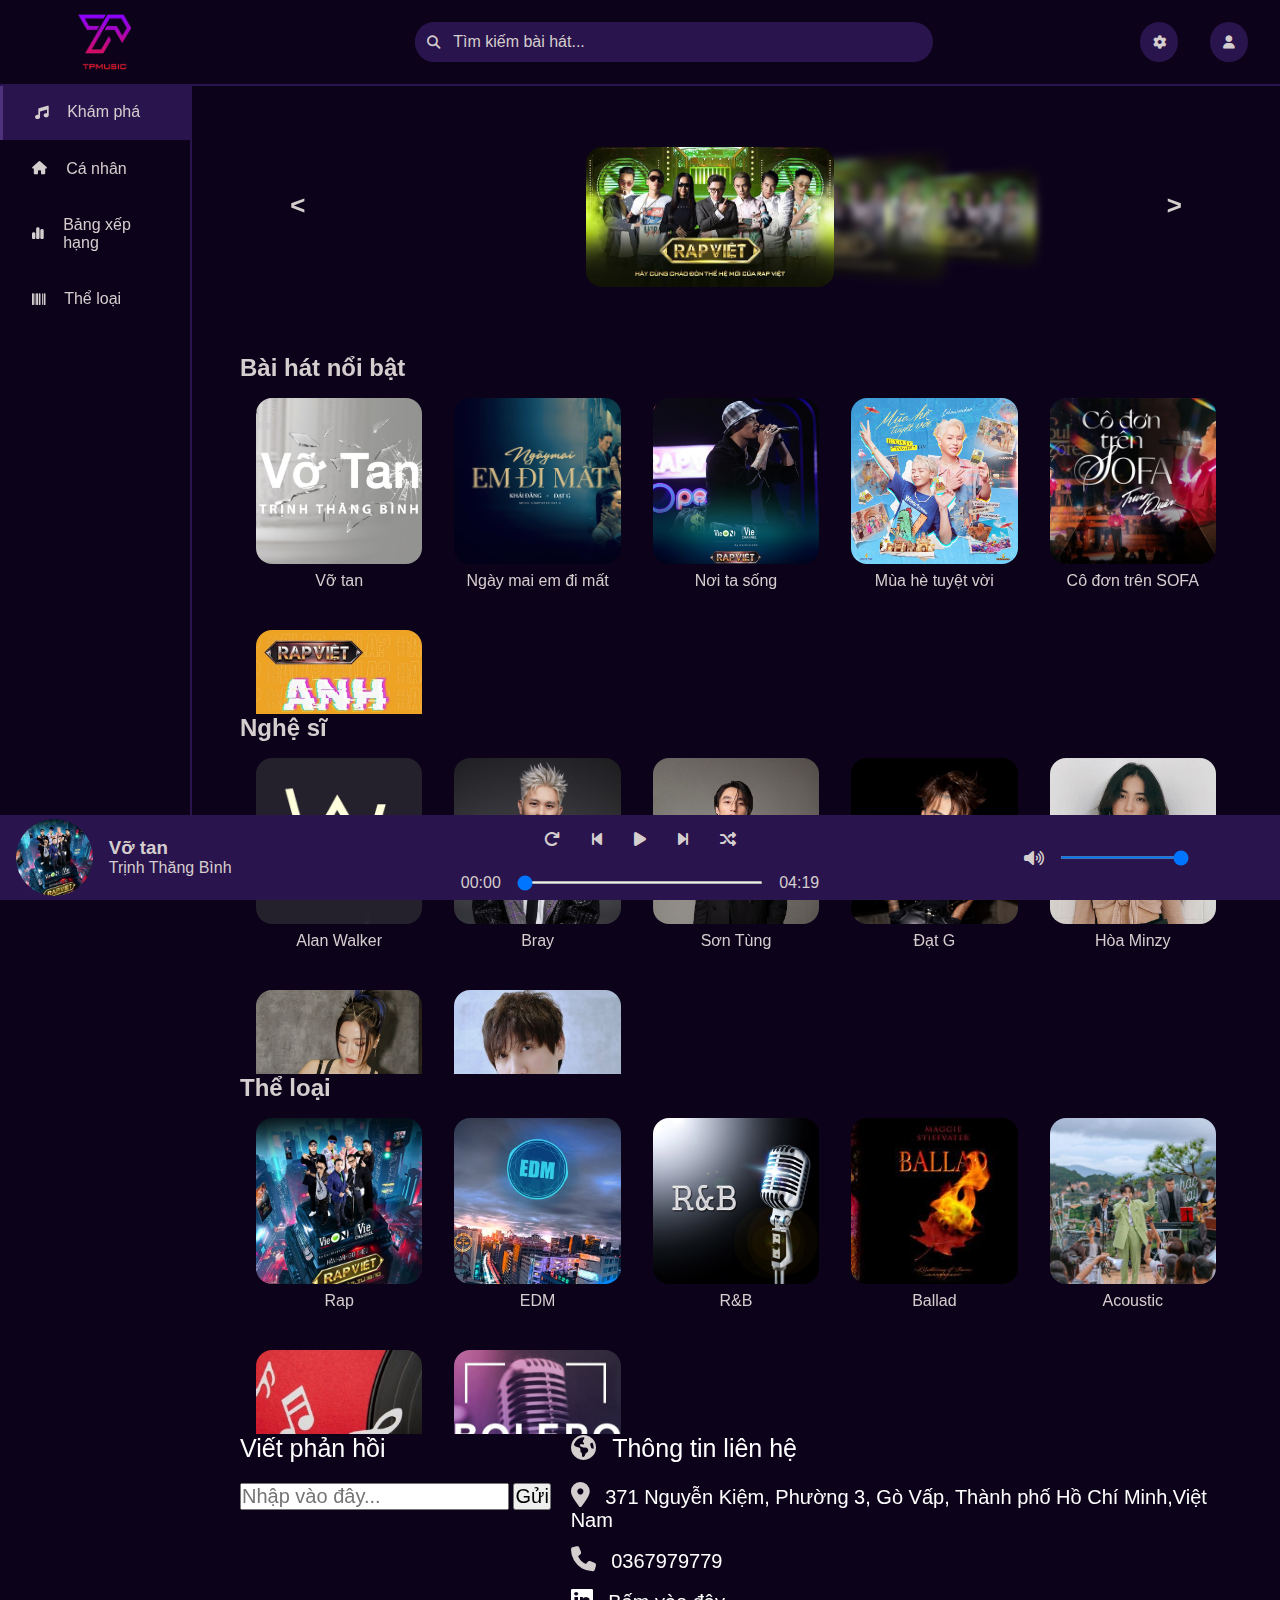
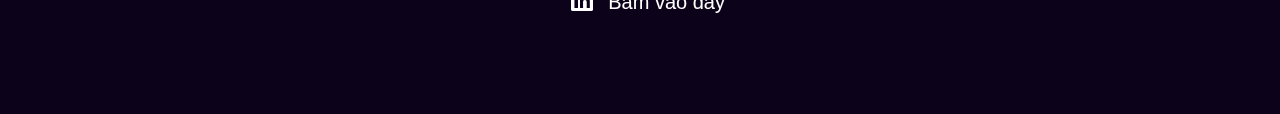
<file: index.html>
<!DOCTYPE html>
<html lang="en">

<head>
    <meta charset="UTF-8">
    <meta name="viewport" content="width=device-width, initial-scale=1.0">
    <title>Document</title>
    <link rel="stylesheet" href="./css/style.css">
    <link rel="stylesheet" href="https://cdnjs.cloudflare.com/ajax/libs/font-awesome/6.4.0/css/all.min.css">
    <script src="https://cdnjs.cloudflare.com/ajax/libs/jquery/3.7.0/jquery.min.js"></script>
</head>

<body>
    <header>
        <div class="header flex">
            <div><img class="logo" src="./assests/img/taoanhdep_mega_logo_8619-removebg-preview.png" alt=""></div>
            <form id="search-form" class="flex header search">
                <button type="button" class="search-btn btn" id="searchButton" onclick="searchSong()"><i class="fa-solid fa-magnifying-glass"></i></button>
                <input class="search-text" type="text" placeholder="Tìm kiếm bài hát..." id="searchInput">


            </form>
            <form class="flex header setting-user">
                <div><button type="button" class="btn" id="setting-button"><i class="fa-solid fa-gear"></i></button>
                    <ul class="v-user v-user-setting" id="setting">
                        <li>
                            <a href="" id="change-color">Thay đổi màu nền</a>
                        </li>
                        <li>
                            <a href="" id="introduce">Giới thiệu</a>
                        </li>
                        <li>
                            <a href="#footer">Liên hệ</a>
                        </li>
                    </ul>
                </div>
                <div class="user">
                    <button type="button" id="btn-user" class="btn"><i class="fa-solid fa-user"></i></button>
                    <ul id="v-user" class="v-user">
                        <li><a class="js-register">Đăng kí</a></li>
                        <li><a class="js-login">Đăng nhập</a></li>
                    </ul>
                </div>
            </form>
        </div>
    </header>
    <main>
        <section class="left">
            <ul class="menu">
                <li class="flex nav active-menu">
                    <button class="btn-new"><i class="fa-solid fa-music"></i></button>
                    <a id="kham-pha" href="./index.html">Khám phá</a>
                </li>
                <li class="flex nav">
                    <button class="btn-new"><i class="fa-solid fa-house"></i></button>
                    <a id="ca-nhan" href="./personal.html">Cá nhân</a>
                </li>
                <li class="flex nav">
                    <button class="btn-new"><i class="fa-solid fa-chart-simple"></i></button>
                    <a id="bang-xep-hang" href="#">Bảng xếp hạng</a>
                </li>
                <li class="flex nav">
                    <button class="btn-new"><i class="fa-solid fa-barcode"></i></button>
                    <a id="the-loai" href="#aaaaaaa">Thể loại</a>
                </li>
            </ul>
        </section>
        <section class="right">
            <div class="search-results">
            </div>
            <div class="slider">
                <div class="item">
                    <img src="./assests/img/RapViet2020.jpeg" alt="">
                </div>
                <div class="item">
                    <img src="./assests/img/RapViet2020.jpeg" alt="">
                </div>
                <div class="item">
                    <img src="./assests/img/RapViet2020.jpeg" alt="">
                </div>
                <div class="item">
                    <img src="./assests/img/RapViet2020.jpeg" alt="">
                </div>
                <div class="item">
                    <img src="./assests/img/RapViet2020.jpeg" alt="">
                </div>
                <div class="item">
                    <img src="./assests/img/RapViet2020.jpeg" alt="">
                </div>
                <button class="" id="next">></button>
                <button class="" id="prev"><</button>
            </div>
            <div style="display: none;" class="personal">
                <div class="profile">
                    <img src="./assests/img/Artists/05-artist.jpg" alt="">
                    <h2>PERSONAL</h2>
                </div>
                <div class="music-personal">
                    <ul>
                        <li>
                            <h2>Bài hát</h2>
                        </li>
                    </ul>
                    <div class="playlist">
                        <div class="song">
                            <div class="thumb" style="background-image: url('https://i.ytimg.com/vi/jTLhQf5KJSc/maxresdefault.jpg')">
                            </div>
                            <div class="body">
                                <h3 class="title">Music name</h3>
                                <p class="author">Singer</p>
                            </div>
                            <div class="option">
                                <i class="fas fa-ellipsis-h"></i>
                            </div>
                        </div>
                    </div>
                </div>
            </div>
            <div class="container">
                <ul class="flex header header-container">
                    <li>
                        <h2>Bài hát nổi bật</h2>
                    </li>
                    <li>
                        <div><a href="./featured.html">TẤT CẢ &rarr;</a></div>
                    </li>
                </ul>
                <ul class="flex v-container" id="featured">
                    <li>
                        <div class="featured" data-song="Nơi ta sống">
                            <div>
                                <a>
                                    <img src="./assests/img/Artists/01-artist.jpg" alt="">
                                    <i class="fa-solid fa-play"></i>
                                </a>
                            </div>
                            <a>Nơi ta sống</a>
                        </div>
                    </li>
                </ul>
            </div>
            <div class="container">
                <ul class="flex header header-container">
                    <li>
                        <h2>Nghệ sĩ</h2>
                    </li>
                    <li>
                        <div><a href="#">TẤT CẢ &rarr;</a></div>
                    </li>
                </ul>
                <ul class="flex v-container" id="artists">
                    <li>
                        <div>
                            <div>
                                <a href="">
                                    <img src="./assests/img/Artists/01-artist.jpg" alt="">
                                    <i class="fa-solid fa-play"></i>
                                </a>
                            </div>
                            <a href="">Test</a>
                        </div>
                    </li>
                </ul>
            </div>
            <div class="container">
                <ul class="flex header header-container">
                    <li>
                        <h2>Thể loại</h2>
                    </li>
                    <li>
                        <div><a href="#">TẤT CẢ &rarr;</a></div>
                    </li>
                </ul>
                <ul class="flex v-container" id="categorys">
                    <li>
                        <div>
                            <div>
                                <a href="">
                                    <img src="./assests/img/RapViet2020.jpeg" alt="">
                                    <i class="fa-solid fa-play"></i>
                                </a>
                            </div>
                            <a href="">Test</a>
                        </div>
                    </li>
                </ul>
            </div>
            <div id="footer" class="footers">
                <div class="footer-l">
                    <p>Viết phản hồi</p>
                    <input type="text " placeholder="Nhập vào đây... " class="input-">
                    <button id="send" class="input-">Gửi</button>
                </div>
                <div class=" footer-r">
                    <p class="title-footer">
                        <i class="fa-solid fa-earth-americas icon-footer "></i> Thông tin liên hệ
                    </p>
                    <p class="a">
                        <i class="fa-solid fa-location-dot icon-footer "></i> 371 Nguyễn Kiệm, Phường 3, Gò Vấp, Thành phố Hồ Chí Minh,Việt Nam
                    </p>
                    <p class="a">
                        <i class="fa-solid fa-phone icon-footer"></i> 0367979779
                    </p>
                    <p class="a">
                        <i class="fa-brands fa-linkedin icon-footer"></i>
                        <a href="https://www.linkedin.com/company/fpt-software/?originalSubdomain=vn " class="linkedin1">Bấm vào đây</a>
                    </p>
                </div>
            </div>
        </section>
    </main>
    <!-- Form Log -->
    <div class="modal js-modal ">
        <div class="modal-body">
            <div class="auto-form">
                <div class="auto-form-header">
                    <h3 class="auto-form-heading">Đăng ký </h3>
                </div>
                <div class="auto-form-form">
                    <div class="auto-form-group">
                        <input type="email" class="auth-form-input" id="signup-email" placeholder="Email của bạn">
                    </div>
                    <div class="auto-form-form">
                        <input type="password" class="auth-form-input" id="signup-password" placeholder="Mật khẩu của bạn">
                    </div>
                    <div class="auto-form-form">
                        <input type="password" class="auth-form-input" id="Resignup-password" placeholder="Nhập lại mật khẩu của bạn">
                    </div>
                    <div class="auto-form-aside">
                        <p class="auto-form-p">
                            Bằng việc đăng kí, bạn đã đồng ý với TPmusic về
                            <a href="" class="auto-form-p1">Điều khoản dịch vụ </a>&
                            <a href="" class="auto-form-p1">Chính sách bảo mật </a>
                        </p>
                    </div>
                </div>
            </div>
            <div class="auto-form-controls">
                <button class="btn123 auto-form-controls-back exit">Thoát</button>
                <button class="btn123" onclick="signup()">Đăng ký</button>
            </div>
            <div class="auto-form-">
                <a href="" class="btn123 bth-- ">
                    <i class="iconsocial fa-brands fa-facebook"></i> Kết nối với facebook
                </a>
                <a href="" class="btn123 bth--">
                    <i class="iconsocial fa-brands fa-google"></i> Kết nối với google
                </a>
            </div>
        </div>
    </div>
    </div>
    <div class="modal js-modal1 ">
        <div class="modal-body">
            <div class="modal-fly"></div>
            <div class="auto-form">
                <div class="auto-form-header">
                    <h3 class="auto-form-heading">Đăng nhập </h3>
                </div>
                <div class="auto-form-form">
                    <div class="auto-form-group">
                        <input type="email" class="auth-form-input Email-login" id="login-email" placeholder="Email của bạn">
                    </div>
                    <div class="auto-form-form">
                        <input type="password" class="auth-form-input Pass-login" id="login-password" placeholder="Mật khẩu của bạn">
                    </div>
                    <div class="auto-form-aside">
                        <div class="auth-form_help">
                            <a href="" class="auto-form_help-link">Quên mật khẩu</a>
                            <span class="auto-form_help-link-1"></span>
                            <a href="" class="auto-form_help-link">Cần trợ giúp</a>
                        </div>
                    </div>
                    <div class="auto-form-controls">
                        <button class="btn123 auto-form-controls-back exit1">Thoát</button>
                        <button class="btn123 login-win" onclick="dangnhap()">Đăng nhập</button>
                    </div>
                    <div class="auto-form-">
                        <a href="" class="btn123 bth-- ">
                            <i class="iconsocial fa-brands fa-facebook"></i> Kết nối bằng facebook
                        </a>
                        <a href="" class="btn123 bth--">
                            <i class="iconsocial fa-brands fa-google"></i> Kết nối bằng google
                        </a>
                    </div>
                </div>
            </div>
        </div>
    </div>
    <div class="modal js-modal2 ">
        <div class="modal-body">
            <div class="modal-fly"></div>
            <div class="auto-form">
                <div class="auto-form-header-log">
                    <h3 class="auto-form-heading-log">Đăng nhập thành công </h3>
                </div>
                <div class="auto-form-controls controls">
                    <button class="btn123 auto-form-controls-back exit2">Thoát</button>
                </div>
            </div>
        </div>
    </div>
    </div>
    <div class="modal js-modal3 ">
        <div class="modal-body">
            <div class="modal-fly"></div>
            <div class="auto-form">
                <div class="auto-form-header-log">
                    <h3 class="auto-form-heading-log">Sai email hoặc mật khẩu </h3>
                </div>
                <div class="auto-form-controls controls">
                    <button class="btn123 auto-form-controls-back exit3">Thoát</button>
                </div>
            </div>
        </div>
    </div>
    </div>
    <div class="modal js-modal4 ">
        <div class="modal-body">
            <div class="modal-fly"></div>
            <div class="auto-form">
                <div class="auto-form-header-log">
                    <h3 class="auto-form-heading-log">Đăng ký thành công </h3>
                </div>
                <div class="auto-form-controls controls">
                    <button class="btn123 auto-form-controls-back exit4">Thoát</button>
                </div>
            </div>
        </div>
    </div>
    </div>
    <div class="modal js-modal5 ">
        <div class="modal-body">
            <div class="modal-fly"></div>
            <div class="auto-form">
                <div class="auto-form-header-log">
                    <h3 class="auto-form-heading-log">Vui lòng nhập lại đúng mật khẩu</h3>
                </div>
                <div class="auto-form-controls controls">
                    <button class="btn123 auto-form-controls-back exit5">Thoát</button>
                </div>
            </div>
        </div>
    </div>
    </div>
    <!-- Gioi thieu -->
    <div class="modal js-modal-intro ">
        <div class="modal-body">
            <div class="auto-form">
                <img class="logo-introduce" src="assests/img/taoanhdep_mega_logo_8619-removebg-preview.png" alt="#">
                <div class="auto-form-aside">
                    <h2 class="auto-form-p1">
                        Giấy phép mạng xã hội: 157/GP-BTTTT do Bộ Thông tin và Truyền thông cấp ngày 24/4/2019
                    </h2>
                    <h2 class="auto-form-p1">
                        Chủ quản: Công Ty Cổ Phần TP 371 Nguyễn Kiệm, Phường 3, Gò Vấp, Thành phố Hồ Chí Minh
                    </h2>
                </div>
                <div class="auto-form-controls controls">
                    <button class="btn123 auto-form-controls-back1 exit6">Thoát</button>
                </div>
            </div>
        </div>
    </div>
    <!-- End introduce -->
    <div class="modal js-modal-send  ">
        <div class="modal-body">
            <div class="modal-fly"></div>
            <div class="auto-form">
                <div class="auto-form-header-contact">
                    <h3>Hệ thống ghi nhận nội dung phản hồi của quý khách,cảm ơn quý khách đã phản hồi</h3>
                </div>
                <div class="auto-form-controls controls">
                    <button class="btn123 auto-form-controls-back exit10">Thoát</button>
                </div>
            </div>
        </div>
    </div>
    <!-- Control Music -->
    <div class="player">
        <!-- Dashboard -->
        <div class="dashboard">
            <div class="cd">
                <div class="cd-thumb">
                    <div style="background-image: url(./assests/img/Artists/02-artist.jpg);" class="music-image"></div>
                    <div class="title-song">
                        <h3>Now playing:</h3>
                        <h4>String 57th & 9th</h4>
                    </div>
                </div>
            </div>
            <!-- Control -->
            <div class="control">
                <div>
                    <div class="btn-active btn-new btn-repeat">
                        <i class="fas fa-redo"></i>
                    </div>
                    <div class="btn-new btn-prev">
                        <i class="fas fa-step-backward"></i>
                    </div>
                    <div class="btn-new btn-toggle-play">
                        <i class="fas fa-pause icon-pause"></i>
                        <i class="fas fa-play icon-play"></i>
                    </div>
                    <div class="btn-new btn-next">
                        <i class="fas fa-step-forward"></i>
                    </div>
                    <div class="btn-active btn-new btn-random">
                        <i class="fas fa-random"></i>
                    </div>
                </div>
                <div>
                    <div class="start-time">00:00</div>
                    <input id="progress" class="progress" type="range" value="0" step="1" min="0" max="100">
                    <div class="start-end">04:12</div>
                </div>
            </div>
            <div>
                <div class="btn-new btn-random">
                    <i class="fas fa-volume-high icon-max"></i>
                    <i class="fas fa-volume-xmark icon-min"></i>
                </div>
                <div class="volume-control">
                    <input id="volume" class="volume" type="range" value="100" step="1" min="0" max="100">
                </div>
            </div>
            <audio id="audio" src=""></audio>
        </div>
    </div>
    <!-- End Form -->
    <script src="./js/music.js"></script>
    <script src="./js/index.js"></script>
</body>

</html>
</file>
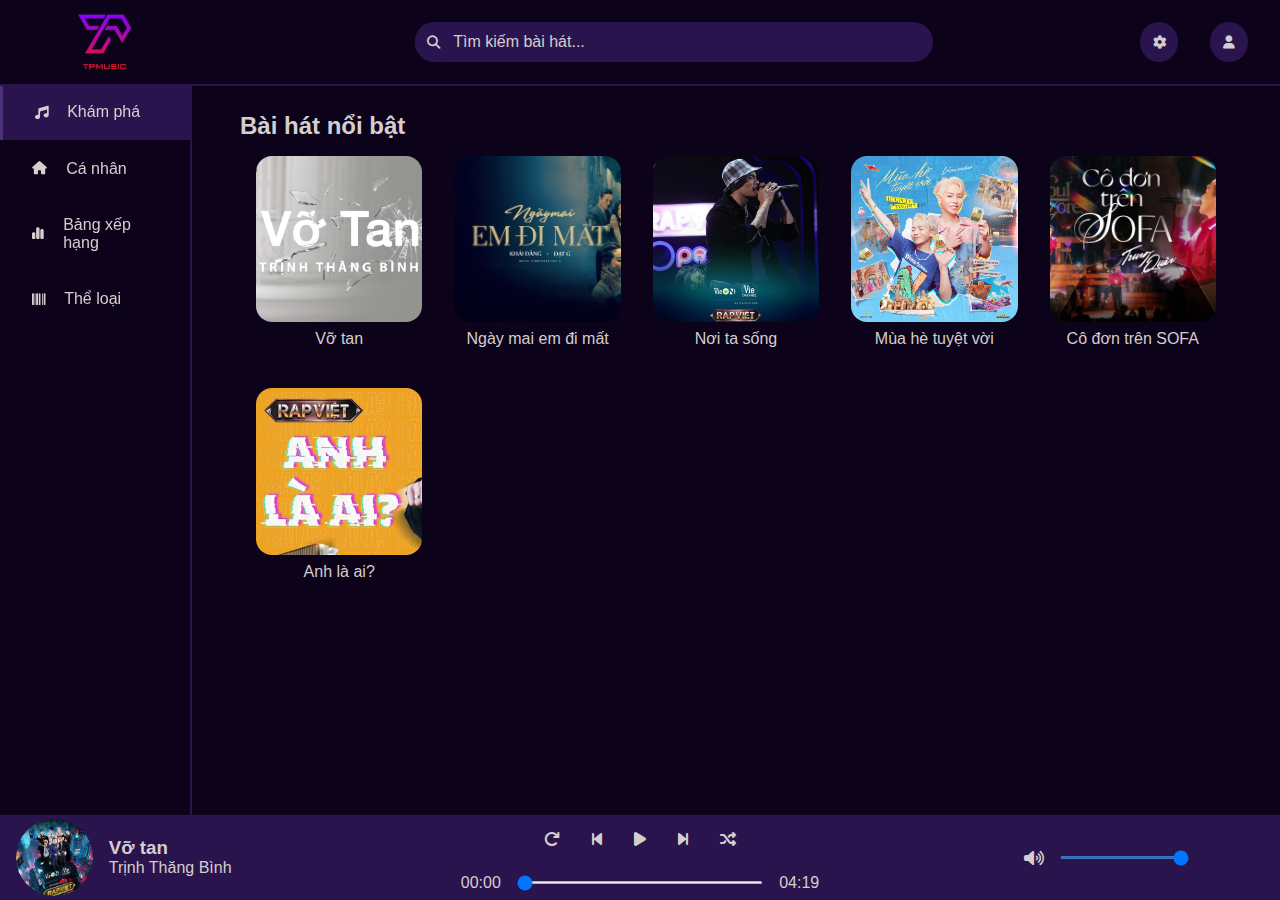
<file: featured.html>
<!DOCTYPE html>
<html lang="en">
<head>
    <meta charset="UTF-8">
    <meta name="viewport" content="width=device-width, initial-scale=1.0">
    <title>Document</title>
    <link rel="stylesheet" href="./css/style.css">
    <link rel="stylesheet" href="https://cdnjs.cloudflare.com/ajax/libs/font-awesome/6.4.0/css/all.min.css">
    <script src="https://cdnjs.cloudflare.com/ajax/libs/jquery/3.7.0/jquery.min.js"></script>
</head>
<body>
    <header>
        <div class="header flex">
            <div><img class="logo" src="./assests/img/taoanhdep_mega_logo_8619-removebg-preview.png" alt=""></div>
            <form id="search-form" class="flex header search">
                <button type="button" class="search-btn btn" id="searchButton" onclick="searchSong()"><i class="fa-solid fa-magnifying-glass"></i></button>
                <input class="search-text" type="text" placeholder="Tìm kiếm bài hát..." id="searchInput">
            </form>
            <form class="flex header setting-user">
                <div><button type="button" class="btn" id="setting-button"><i class="fa-solid fa-gear"></i></button>
                    <ul class="v-user v-user-setting" id="setting">
                        <li>
                            <a href="" id="change-color">Thay đổi màu nền</a>
                        </li>
                        <li>
                            <a href="" id="introduce">Giới thiệu</a>
                        </li>
                        <li>
                            <a href="#footer">Liên hệ</a>
                        </li>
                    </ul>
                </div>
                <div class="user">
                    <button type="button" id="btn-user" class="btn"><i class="fa-solid fa-user"></i></button>
                    <ul id="v-user" class="v-user">
                        <li><a class="js-register">Đăng kí</a></li>
                        <li><a class="js-login">Đăng nhập</a></li>
                    </ul>
                </div>
            </form>
        </div>
    </header>
    <main>
        <section class="left">
            <ul class="menu">
                <li class="flex nav active-menu">
                    <button class="btn-new"><i class="fa-solid fa-music"></i></button>
                    <a id="kham-pha" href="./index.html">Khám phá</a>
                </li>
                <li class="flex nav">
                    <button class="btn-new"><i class="fa-solid fa-house"></i></button>
                    <a id="ca-nhan" href="./personal.html">Cá nhân</a>
                </li>
                <li class="flex nav">
                    <button class="btn-new"><i class="fa-solid fa-chart-simple"></i></button>
                    <a id="bang-xep-hang" href="#aaaa">Bảng xếp hạng</a>
                </li>
                <li class="flex nav">
                    <button class="btn-new"><i class="fa-solid fa-barcode"></i></button>
                    <a id="the-loai" href="#aaaaaaa">Thể loại</a>
                </li>
            </ul>
        </section>
        <section class="right featured-html">
            <div class="search-results">
              </div>
            <div style="display: none;" class="personal">
                <div class="profile">
                    <img src="./assests/img/Artists/05-artist.jpg" alt="">
                    <h2>PERSONAL</h2>
                </div>
                <div class="music-personal">
                    <ul>
                        <li><h2>Bài hát</h2></li></ul>
                    <div class="playlist">
                        <div class="song">
                          <div class="thumb" style="background-image: url('https://i.ytimg.com/vi/jTLhQf5KJSc/maxresdefault.jpg')">
                          </div>
                          <div class="body">
                            <h3 class="title">Music name</h3>
                            <p class="author">Singer</p>
                          </div>
                          <div class="option">
                            <i class="fas fa-ellipsis-h"></i>
                          </div>
                        </div>
                    </div>
                </div>
            </div>
            <div class="container">
                <ul class="flex header header-container">
                    <li><h2>Bài hát nổi bật</h2></li>
                    <li><div><a href="./featured.html">TẤT CẢ &rarr;</a></div></li>
                </ul>
                <ul class="flex v-container" id="featured">
                    <li>
                        <div class="featured" data-song="Nơi ta sống">
                            <div>
                                <a>
                                    <img src="./assests/img/Artists/01-artist.jpg" alt="">
                                    <i class="fa-solid fa-play"></i>
                                </a>    
                            </div>
                            <a>Nơi ta sống</a>
                        </div>
                    </li>
                </ul>
            </div>
        </section>
    </main>
    <!-- Form Log -->
    <div class="modal js-modal ">
        <div class="modal-body">
            <div class="auto-form">
                <div class="auto-form-header">
                    <h3 class="auto-form-heading">Đăng ký </h3>
                </div>
                <div class="auto-form-form">
                    <div class="auto-form-group">
                        <input type="email" class="auth-form-input" id="signup-email" placeholder="Email của bạn">
                    </div>
                    <div class="auto-form-form">
                        <input type="password" class="auth-form-input" id="signup-password" placeholder="Mật khẩu của bạn">
                    </div>
                    <div class="auto-form-form">
                        <input type="password" class="auth-form-input" id="Resignup-password" placeholder="Nhập lại mật khẩu của bạn">
                    </div>
                    <div class="auto-form-aside">
                        <p class="auto-form-p">
                            Bằng việc đăng kí, bạn đã đồng ý với TPmusic về
                            <a href="" class="auto-form-p1">Điều khoản dịch vụ </a>&
                            <a href="" class="auto-form-p1">Chính sách bảo mật </a>
                        </p>
                    </div>
                </div>
            </div>
            <div class="auto-form-controls">
                <button class="btn123 auto-form-controls-back exit">Thoát</button>
                <button class="btn123" onclick="signup()">Đăng ký</button>
            </div>
            <div class="auto-form-">
                <a href="" class="btn123 bth-- ">
                    <i class="iconsocial fa-brands fa-facebook"></i> Kết nối với facebook
                </a>
                <a href="" class="btn123 bth--">
                    <i class="iconsocial fa-brands fa-google"></i> Kết nối với google
                </a>
            </div>
        </div>
    </div>
    </div>
    <div class="modal js-modal1 ">
        <div class="modal-body">
            <div class="modal-fly"></div>
            <div class="auto-form">
                <div class="auto-form-header">
                    <h3 class="auto-form-heading">Đăng nhập </h3>
                </div>
                <div class="auto-form-form">
                    <div class="auto-form-group">
                        <input type="email" class="auth-form-input Email-login" id="login-email" placeholder="Email của bạn">
                    </div>
                    <div class="auto-form-form">
                        <input type="password" class="auth-form-input Pass-login" id="login-password" placeholder="Mật khẩu của bạn">
                    </div>
                    <div class="auto-form-aside">
                        <div class="auth-form_help">
                            <a href="" class="auto-form_help-link">Quên mật khẩu</a>
                            <span class="auto-form_help-link-1"></span>
                            <a href="" class="auto-form_help-link">Cần trợ giúp</a>
                        </div>
                    </div>
                    <div class="auto-form-controls">
                        <button class="btn123 auto-form-controls-back exit1">Thoát</button>
                        <button class="btn123 login-win" onclick="dangnhap()">Đăng nhập</button>
                    </div>
                    <div class="auto-form-">
                        <a href="" class="btn123 bth-- ">
                            <i class="iconsocial fa-brands fa-facebook"></i> Kết nối bằng facebook
                        </a>
                        <a href="" class="btn123 bth--">
                            <i class="iconsocial fa-brands fa-google"></i> Kết nối bằng google
                        </a>
                    </div>
                </div>
            </div>
        </div>
    </div>
    <div class="modal js-modal2 ">
        <div class="modal-body">
            <div class="modal-fly"></div>
            <div class="auto-form">
                <div class="auto-form-header-log">
                    <h3 class="auto-form-heading-log">Đăng nhập thành công </h3>
                </div>
                <div class="auto-form-controls controls">
                    <button class="btn123 auto-form-controls-back exit2">Thoát</button>
                </div>
            </div>
        </div>
    </div>
    </div>
    <div class="modal js-modal3 ">
        <div class="modal-body">
            <div class="modal-fly"></div>
            <div class="auto-form">
                <div class="auto-form-header-log">
                    <h3 class="auto-form-heading-log">Sai email hoặc mật khẩu </h3>
                </div>
                <div class="auto-form-controls controls">
                    <button class="btn123 auto-form-controls-back exit3">Thoát</button>
                </div>
            </div>
        </div>
    </div>
    </div>
    <div class="modal js-modal4 ">
        <div class="modal-body">
            <div class="modal-fly"></div>
            <div class="auto-form">
                <div class="auto-form-header-log">
                    <h3 class="auto-form-heading-log">Đăng ký thành công </h3>
                </div>
                <div class="auto-form-controls controls">
                    <button class="btn123 auto-form-controls-back exit4">Thoát</button>
                </div>
            </div>
        </div>
    </div>
    </div>
    <div class="modal js-modal5 ">
        <div class="modal-body">
            <div class="modal-fly"></div>
            <div class="auto-form">
                <div class="auto-form-header-log">
                    <h3 class="auto-form-heading-log">Vui lòng nhập lại đúng mật khẩu</h3>
                </div>
                <div class="auto-form-controls controls">
                    <button class="btn123 auto-form-controls-back exit5">Thoát</button>
                </div>
            </div>
        </div>
    </div>
    </div>
    <!-- Gioi thieu -->
    <div class="modal js-modal-intro ">
        <div class="modal-body">
            <div class="auto-form">
                <img class="logo-introduce" src="assests/img/taoanhdep_mega_logo_8619-removebg-preview.png" alt="#">
                <div class="auto-form-aside">
                    <h2 class="auto-form-p1">
                        Giấy phép mạng xã hội: 157/GP-BTTTT do Bộ Thông tin và Truyền thông cấp ngày 24/4/2019
                    </h2>
                    <h2 class="auto-form-p1">
                        Chủ quản: Công Ty Cổ Phần TP 371 Nguyễn Kiệm, Phường 3, Gò Vấp, Thành phố Hồ Chí Minh
                    </h2>
                </div>
                <div class="auto-form-controls controls">
                    <button class="btn123 auto-form-controls-back1 exit6">Thoát</button>
                </div>
            </div>
        </div>
    </div>
    <!-- End introduce -->
    <div class="modal js-modal-send  ">
        <div class="modal-body">
            <div class="modal-fly"></div>
            <div class="auto-form">
                <div class="auto-form-header-contact">
                    <h3>Hệ thống ghi nhận nội dung phản hồi của quý khách,cảm ơn quý khách đã phản hồi</h3>
                </div>
                <div class="auto-form-controls controls">
                    <button class="btn123 auto-form-controls-back exit10">Thoát</button>
                </div>
            </div>
        </div>
    </div>
    <!-- Control Music -->
    <div class="player">
        <!-- Dashboard -->
        <div class="dashboard">
          <div class="cd">
            <div class="cd-thumb">
                <div style="background-image: url(./assests/img/Artists/02-artist.jpg);" class="music-image"></div>
                <div class="title-song">
                    <h3>Now playing:</h3>
                    <h4>String 57th & 9th</h4>
                  </div>
            </div>
          </div>
          <!-- Control -->
          <div class="control">
            <div>
                <div class="btn-active btn-new btn-repeat">
                    <i class="fas fa-redo"></i>
                </div>
                <div class="btn-new btn-prev">
                    <i class="fas fa-step-backward"></i>
                </div>
                <div class="btn-new btn-toggle-play">
                    <i class="fas fa-pause icon-pause"></i>
                    <i class="fas fa-play icon-play"></i>
                </div>
                <div class="btn-new btn-next">
                    <i class="fas fa-step-forward"></i>
                </div>
                <div class="btn-active btn-new btn-random">
                    <i class="fas fa-random"></i>
                </div>
            </div>
            <div>
                <div class="start-time">00:00</div>
                <input id="progress" class="progress" type="range" value="0" step="1" min="0" max="100">
                <div class="start-end">04:12</div>
            </div>
          </div>
          <div>
            <div class="btn-new btn-random">
                <i class="fas fa-volume-high icon-max"></i>
                <i class="fas fa-volume-xmark icon-min"></i>
              </div>
              <div class="volume-control">
                <input id="volume" class="volume" type="range" value="100" step="1" min="0" max="100">
              </div>
          </div>
          <audio id="audio" src=""></audio>
        </div>
    </div>
    <!-- End Form -->
    <script src="./js/music.js"></script>
    <script src="./js/index.js"></script>
</body>
</html>
</file>
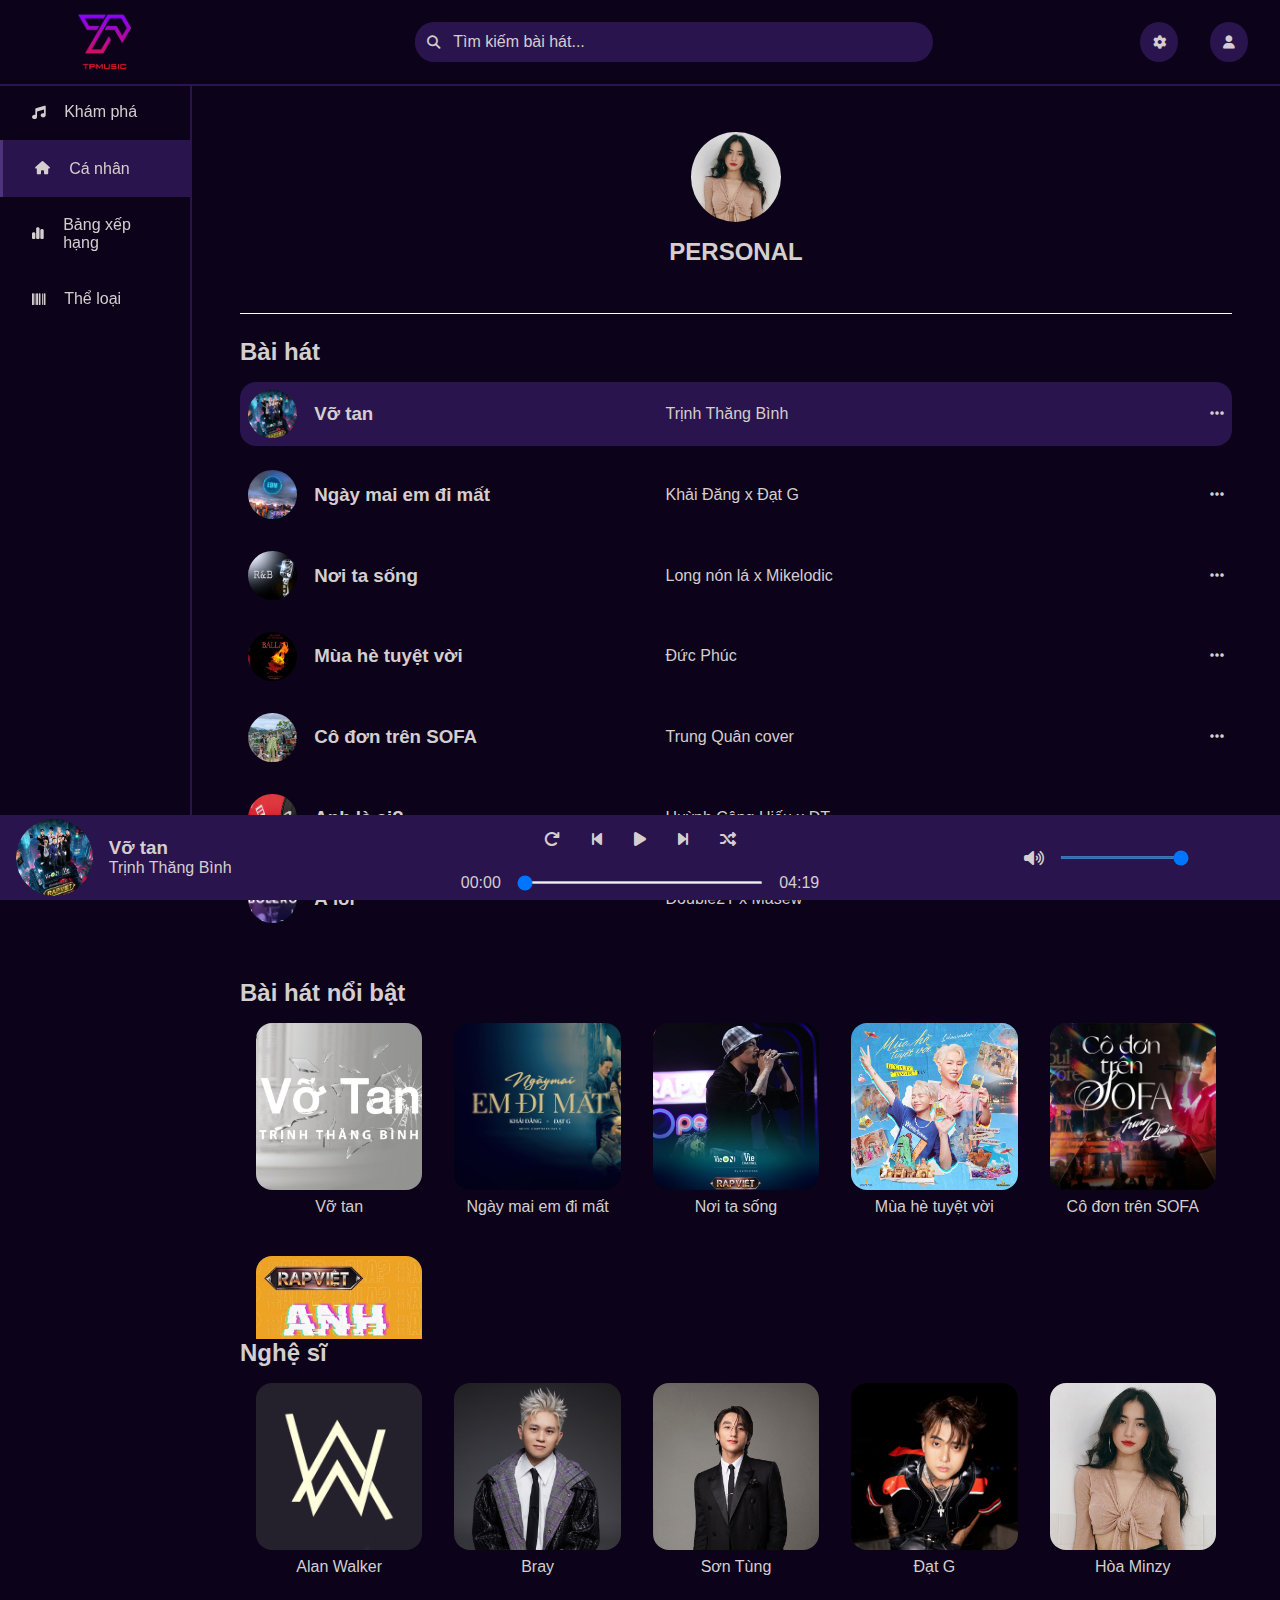
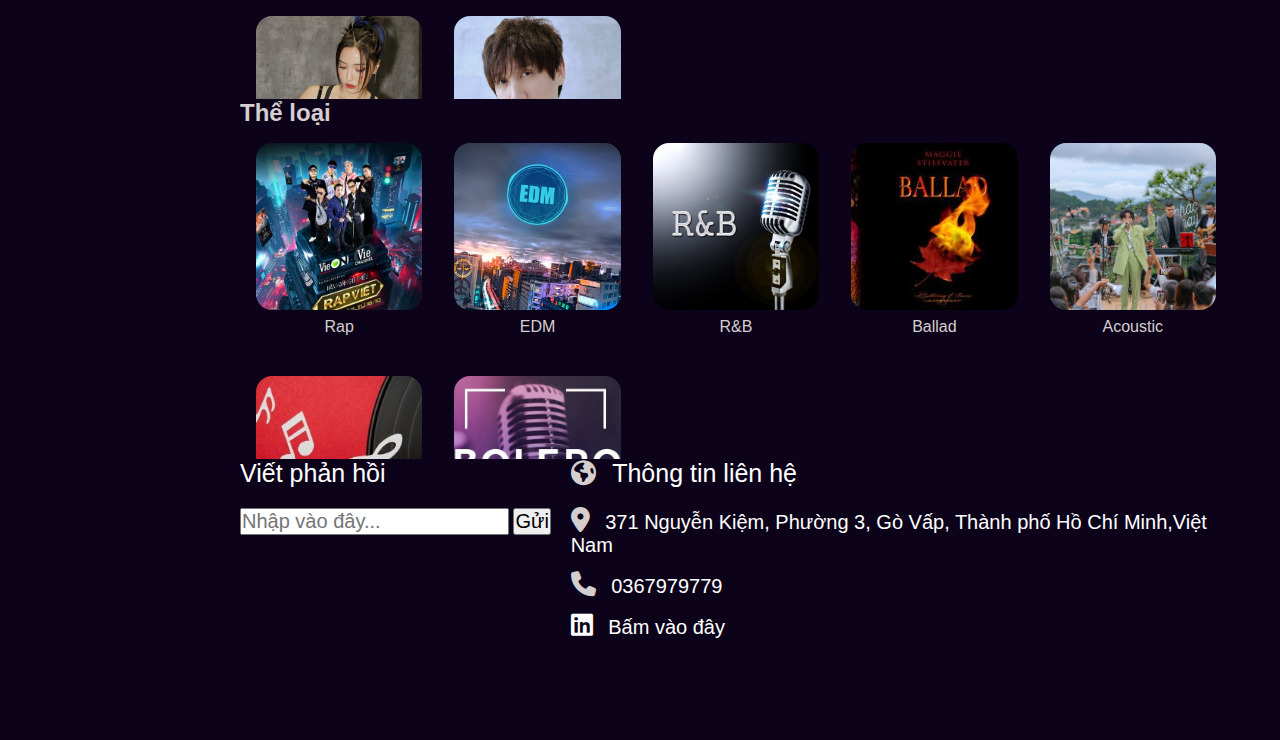
<file: personal.html>
<!DOCTYPE html>
<html lang="en">
<head>
    <meta charset="UTF-8">
    <meta name="viewport" content="width=device-width, initial-scale=1.0">
    <title>Document</title>
    <link rel="stylesheet" href="./css/style.css">
    <link rel="stylesheet" href="https://cdnjs.cloudflare.com/ajax/libs/font-awesome/6.4.0/css/all.min.css">
    <script src="https://cdnjs.cloudflare.com/ajax/libs/jquery/3.7.0/jquery.min.js"></script>
</head>
<body>
    <header>
        <div class="header flex">
            <div><img class="logo" src="./assests/img/taoanhdep_mega_logo_8619-removebg-preview.png" alt=""></div>
            <form id="search-form" class="flex header search">
                <button type="button" class="search-btn btn" id="searchButton" onclick="searchSong()"><i class="fa-solid fa-magnifying-glass"></i></button>
                <input class="search-text" type="text" placeholder="Tìm kiếm bài hát..." id="searchInput">


            </form>
            <form class="flex header setting-user">
                <div><button type="button" class="btn" id="setting-button"><i class="fa-solid fa-gear"></i></button>
                    <ul class="v-user v-user-setting" id="setting">
                        <li>
                            <a href="" id="change-color">Thay đổi màu nền</a>
                        </li>
                        <li>
                            <a href="" id="introduce">Giới thiệu</a>
                        </li>
                        <li>
                            <a href="#footer">Liên hệ</a>
                        </li>
                    </ul>
                </div>
                <div class="user">
                    <button type="button" id="btn-user" class="btn"><i class="fa-solid fa-user"></i></button>
                    <ul id="v-user" class="v-user">
                        <li><a class="js-register">Đăng kí</a></li>
                        <li><a class="js-login">Đăng nhập</a></li>
                    </ul>
                </div>
            </form>
        </div>
    </header>
    <main>
        <section class="left">
            <ul class="menu">
                <li class="flex nav">
                    <button class="btn-new"><i class="fa-solid fa-music"></i></button>
                    <a id="kham-pha" href="./index.html">Khám phá</a>
                </li>
                <li class="flex nav active-menu">
                    <button class="btn-new"><i class="fa-solid fa-house"></i></button>
                    <a id="ca-nhan" href="./personal.html">Cá nhân</a>
                </li>
                <li class="flex nav">
                    <button class="btn-new"><i class="fa-solid fa-chart-simple"></i></button>
                    <a id="bang-xep-hang" href="#aaaa">Bảng xếp hạng</a>
                </li>
                <li class="flex nav">
                    <button class="btn-new"><i class="fa-solid fa-barcode"></i></button>
                    <a id="the-loai" href="#aaaaaaa">Thể loại</a>
                </li>
            </ul>
        </section>
        <section class="right">
            <div class="search-results">
                <!-- Kết quả tìm kiếm sẽ được thêm vào đây bằng JavaScript -->
              </div>
            <div class="personal">
                <div class="profile">
                    <img src="./assests/img/Artists/05-artist.jpg" alt="">
                    <h2>PERSONAL</h2>
                </div>
                <div class="music-personal">
                    <ul>
                        <li><h2>Bài hát</h2></li></ul>
                    <div class="playlist">
                        <div class="song">
                          <div class="thumb" style="background-image: url('https://i.ytimg.com/vi/jTLhQf5KJSc/maxresdefault.jpg')">
                          </div>
                          <div class="body">
                            <h3 class="title">Music name</h3>
                            <p class="author">Singer</p>
                          </div>
                          <div class="option">
                            <i class="fas fa-ellipsis-h"></i>
                          </div>
                        </div>
                      </div>
                </div>
            </div>
            <div class="container">
                <ul class="flex header header-container">
                    <li><h2>Bài hát nổi bật</h2></li>
                    <li><div><a href="./featured.html">TẤT CẢ &rarr;</a></div></li>
                </ul>
                <ul class="flex v-container" id="featured">
                    <li>
                        <div class="featured" data-song="Nơi ta sống">
                            <div>
                                <a>
                                    <img src="./assests/img/Artists/01-artist.jpg" alt="">
                                    <i class="fa-solid fa-play"></i>
                                </a>    
                            </div>
                            <a>Nơi ta sống</a>
                        </div>
                    </li>
                </ul>
            </div>
            <div class="container">
                <ul class="flex header header-container">
                    <li><h2>Nghệ sĩ</h2></li>
                    <li><div><a href="#">TẤT CẢ &rarr;</a></div></li>
                </ul>
                <ul class="flex v-container" id="artists">
                    <li>
                        <div>
                            <div>
                                <a href="">
                                    <img src="./assests/img/Artists/01-artist.jpg" alt="">
                                    <i class="fa-solid fa-play"></i>
                                </a>    
                            </div>
                            <a href="">Test</a>
                        </div>
                    </li>
                </ul>
            </div>
            <div class="container">
                <ul class="flex header header-container">
                    <li><h2>Thể loại</h2></li>
                    <li><div><a href="#">TẤT CẢ &rarr;</a></div></li>
                </ul>
                <ul class="flex v-container" id="categorys">
                    <li>
                        <div>
                            <div>
                                <a href="">
                                    <img src="./assests/img/RapViet2020.jpeg" alt="">
                                    <i class="fa-solid fa-play"></i>
                                </a>    
                            </div>
                            <a href="">Test</a>
                        </div>
                    </li>
                </ul>
            </div>
            <div id="footer" class="footers">
                <div class="footer-l">
                    <p>Viết phản hồi</p>
                    <input type="text " placeholder="Nhập vào đây... " class="input-">
                    <button id="send" class="input-">Gửi</button>
                </div>
                <div class=" footer-r">
                    <p class="title-footer">
                        <i class="fa-solid fa-earth-americas icon-footer "></i> Thông tin liên hệ
                    </p>
                    <p class="a">
                        <i class="fa-solid fa-location-dot icon-footer "></i> 371 Nguyễn Kiệm, Phường 3, Gò Vấp, Thành phố Hồ Chí Minh,Việt Nam
                    </p>
                    <p class="a">
                        <i class="fa-solid fa-phone icon-footer"></i> 0367979779
                    </p>
                    <p class="a">
                        <i class="fa-brands fa-linkedin icon-footer"></i>
                        <a href="https://www.linkedin.com/company/fpt-software/?originalSubdomain=vn " class="linkedin1">Bấm vào đây</a>
                    </p>
                </div>
            </div>
        </section>
    </main>
    <!-- Form Log -->
    <div class="modal js-modal ">
        <div class="modal-body">
            <div class="auto-form">
                <div class="auto-form-header">
                    <h3 class="auto-form-heading">Đăng ký </h3>
                </div>
                <div class="auto-form-form">
                    <div class="auto-form-group">
                        <input type="email" class="auth-form-input" id="signup-email" placeholder="Email của bạn">
                    </div>
                    <div class="auto-form-form">
                        <input type="password" class="auth-form-input" id="signup-password" placeholder="Mật khẩu của bạn">
                    </div>
                    <div class="auto-form-form">
                        <input type="password" class="auth-form-input" id="Resignup-password" placeholder="Nhập lại mật khẩu của bạn">
                    </div>
                    <div class="auto-form-aside">
                        <p class="auto-form-p">
                            Bằng việc đăng kí, bạn đã đồng ý với TPmusic về
                            <a href="" class="auto-form-p1">Điều khoản dịch vụ </a>&
                            <a href="" class="auto-form-p1">Chính sách bảo mật </a>
                        </p>
                    </div>
                </div>
            </div>
            <div class="auto-form-controls">
                <button class="btn123 auto-form-controls-back exit">Thoát</button>
                <button class="btn123" onclick="signup()">Đăng ký</button>
            </div>
            <div class="auto-form-">
                <a href="" class="btn123 bth-- ">
                    <i class="iconsocial fa-brands fa-facebook"></i> Kết nối với facebook
                </a>
                <a href="" class="btn123 bth--">
                    <i class="iconsocial fa-brands fa-google"></i> Kết nối với google
                </a>
            </div>
        </div>
    </div>
    </div>
    <div class="modal js-modal1 ">
        <div class="modal-body">
            <div class="modal-fly"></div>
            <div class="auto-form">
                <div class="auto-form-header">
                    <h3 class="auto-form-heading">Đăng nhập </h3>
                </div>
                <div class="auto-form-form">
                    <div class="auto-form-group">
                        <input type="email" class="auth-form-input Email-login" id="login-email" placeholder="Email của bạn">
                    </div>
                    <div class="auto-form-form">
                        <input type="password" class="auth-form-input Pass-login" id="login-password" placeholder="Mật khẩu của bạn">
                    </div>
                    <div class="auto-form-aside">
                        <div class="auth-form_help">
                            <a href="" class="auto-form_help-link">Quên mật khẩu</a>
                            <span class="auto-form_help-link-1"></span>
                            <a href="" class="auto-form_help-link">Cần trợ giúp</a>
                        </div>
                    </div>
                    <div class="auto-form-controls">
                        <button class="btn123 auto-form-controls-back exit1">Thoát</button>
                        <button class="btn123 login-win" onclick="dangnhap()">Đăng nhập</button>
                    </div>
                    <div class="auto-form-">
                        <a href="" class="btn123 bth-- ">
                            <i class="iconsocial fa-brands fa-facebook"></i> Kết nối bằng facebook
                        </a>
                        <a href="" class="btn123 bth--">
                            <i class="iconsocial fa-brands fa-google"></i> Kết nối bằng google
                        </a>
                    </div>
                </div>
            </div>
        </div>
    </div>
    <div class="modal js-modal2 ">
        <div class="modal-body">
            <div class="modal-fly"></div>
            <div class="auto-form">
                <div class="auto-form-header-log">
                    <h3 class="auto-form-heading-log">Đăng nhập thành công </h3>
                </div>
                <div class="auto-form-controls controls">
                    <button class="btn123 auto-form-controls-back exit2">Thoát</button>
                </div>
            </div>
        </div>
    </div>
    </div>
    <div class="modal js-modal3 ">
        <div class="modal-body">
            <div class="modal-fly"></div>
            <div class="auto-form">
                <div class="auto-form-header-log">
                    <h3 class="auto-form-heading-log">Sai email hoặc mật khẩu </h3>
                </div>
                <div class="auto-form-controls controls">
                    <button class="btn123 auto-form-controls-back exit3">Thoát</button>
                </div>
            </div>
        </div>
    </div>
    </div>
    <div class="modal js-modal4 ">
        <div class="modal-body">
            <div class="modal-fly"></div>
            <div class="auto-form">
                <div class="auto-form-header-log">
                    <h3 class="auto-form-heading-log">Đăng ký thành công </h3>
                </div>
                <div class="auto-form-controls controls">
                    <button class="btn123 auto-form-controls-back exit4">Thoát</button>
                </div>
            </div>
        </div>
    </div>
    </div>
    <div class="modal js-modal5 ">
        <div class="modal-body">
            <div class="modal-fly"></div>
            <div class="auto-form">
                <div class="auto-form-header-log">
                    <h3 class="auto-form-heading-log">Vui lòng nhập lại đúng mật khẩu</h3>
                </div>
                <div class="auto-form-controls controls">
                    <button class="btn123 auto-form-controls-back exit5">Thoát</button>
                </div>
            </div>
        </div>
    </div>
    </div>
    <!-- Gioi thieu -->
    <div class="modal js-modal-intro ">
        <div class="modal-body">
            <div class="auto-form">
                <img class="logo-introduce" src="assests/img/taoanhdep_mega_logo_8619-removebg-preview.png" alt="#">
                <div class="auto-form-aside">
                    <h2 class="auto-form-p1">
                        Giấy phép mạng xã hội: 157/GP-BTTTT do Bộ Thông tin và Truyền thông cấp ngày 24/4/2019
                    </h2>
                    <h2 class="auto-form-p1">
                        Chủ quản: Công Ty Cổ Phần TP 371 Nguyễn Kiệm, Phường 3, Gò Vấp, Thành phố Hồ Chí Minh
                    </h2>
                </div>
                <div class="auto-form-controls controls">
                    <button class="btn123 auto-form-controls-back1 exit6">Thoát</button>
                </div>
            </div>
        </div>
    </div>
    <!-- End introduce -->
    <div class="modal js-modal-send  ">
        <div class="modal-body">
            <div class="modal-fly"></div>
            <div class="auto-form">
                <div class="auto-form-header-contact">
                    <h3>Hệ thống ghi nhận nội dung phản hồi của quý khách,cảm ơn quý khách đã phản hồi</h3>
                </div>
                <div class="auto-form-controls controls">
                    <button class="btn123 auto-form-controls-back exit10">Thoát</button>
                </div>
            </div>
        </div>
    </div>
    

    <div class="player">
        <!-- Dashboard -->
        <div class="dashboard">
          <div class="cd">
            <div class="cd-thumb">
                <div style="background-image: url(./assests/img/Artists/02-artist.jpg);" class="music-image"></div>
                <div class="title-song">
                    <h3>Now playing:</h3>
                    <h4>String 57th & 9th</h4>
                  </div>
            </div>
          </div>
          <!-- Control -->
          <div class="control">
            <div>
                <div class="btn-active btn-new btn-repeat">
                    <i class="fas fa-redo"></i>
                </div>
                <div class="btn-new btn-prev">
                    <i class="fas fa-step-backward"></i>
                </div>
                <div class="btn-new btn-toggle-play">
                    <i class="fas fa-pause icon-pause"></i>
                    <i class="fas fa-play icon-play"></i>
                </div>
                <div class="btn-new btn-next">
                    <i class="fas fa-step-forward"></i>
                </div>
                <div class="btn-active btn-new btn-random">
                    <i class="fas fa-random"></i>
                </div>
            </div>
            <div>
                <div class="start-time">00:00</div>
                <input id="progress" class="progress" type="range" value="0" step="1" min="0" max="100">
                <div class="start-end">04:12</div>
            </div>
          </div>
          <div>
            <div class="btn-new btn-random">
                <i class="fas fa-volume-high icon-max"></i>
                <i class="fas fa-volume-xmark icon-min"></i>
              </div>
              <div class="volume-control">
                <input id="volume" class="volume" type="range" value="100" step="1" min="0" max="100">
              </div>
          </div>
          <audio id="audio" src=""></audio>
        </div>
    </div>

      
    <!-- End Form -->
    <script src="./js/music.js"></script>
    <script src="./js/index.js"></script>
</body>
</html>
</file>
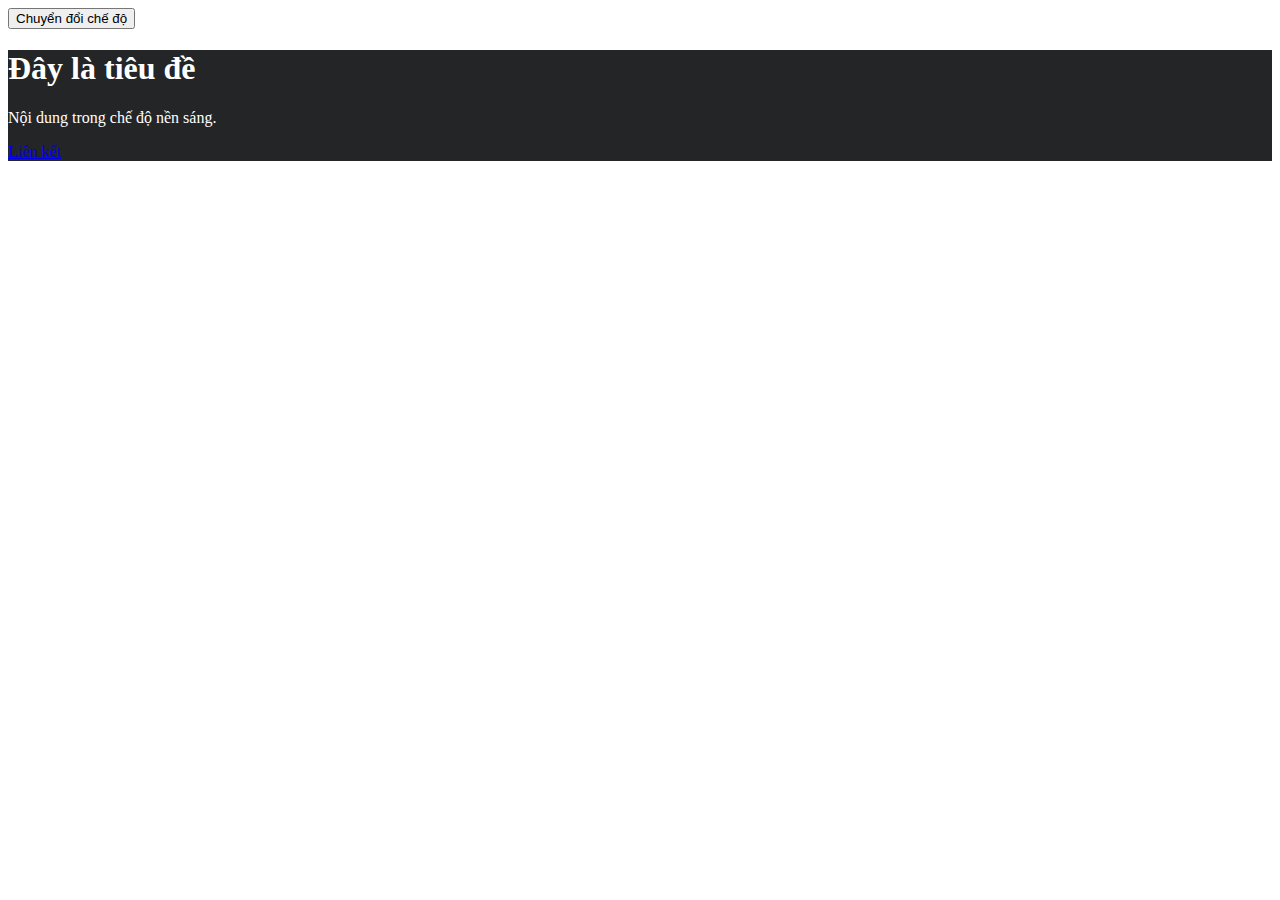
<file: test.html>
<!DOCTYPE html>
<html lang="en">

<head>
    <meta charset="UTF-8">
    <meta name="viewport" content="width=device-width, initial-scale=1.0">
    <title>Document</title>
    <link rel="stylesheet" href="/css/test.css">
</head>

<body>
    <button class="toggle-dark-mode">Chuyển đổi chế độ</button>

    <div class="dark-mode">
        <h1>Đây là tiêu đề</h1>
        <p>Nội dung trong chế độ nền sáng.</p>
        <a href="https://example.com" class="no-color-change">Liên kết</a>
    </div>
</body>
<script src="/js/test.js"></script>

</html>
</file>
<file: css/style.css>
:root {
                   --blackblue: #0c031a;
                   --whitenew: #ffffff;
                   --white: #d5cece;
                   --blueviolet: #2a144d;
                   --violet: #4f327c;
               }
               
                :root.root1 {
                   --blackblue: #fff;
                   --white: black;
                   --whitenew: #1f1d1d;
                   --blueviolet: #dccaca;
                   --violet: #9e8e8e;
               }
               
               * {
                   margin: 0;
                   padding: 0;
                   box-sizing: border-box;
                   font-family: Arial, Helvetica, sans-serif;
               }
               
               body {
                   background-color: var(--blackblue);
                   margin-bottom: 85.4px;
               }
               
               .flex {
                   display: flex;
               }
               
               .search:hover,
               .search:hover .search-btn,
               ul.v-user>li>a:hover,
               .setting-user>div:hover>button,
               ul.menu>li:hover {
                   background-color: var(--violet);
                   text-shadow: 3px 3px 5px var(--blackblue);
                   color: var(--whitenew);
                   cursor: pointer;
                   transition: text-shadow 0.25s, background-color 0.7s, color 0.5s;
               }
               
               ul.menu>li:hover>a,
               ul.menu>li:hover>button,
               #next:hover,
               #prev:hover,
               .container>ul>li:hover>h2,
               .container>ul>li>div>a:hover {
                   color: var(--whitenew);
                   transition: color 0.5s;
               }
               /*Start header */
               
               header {
                   border-bottom: 2px solid var(--blueviolet);
                   position: fixed;
                   top: 0;
                   left: 0;
                   right: 0;
                   z-index: 2;
                   background-color: var(--blackblue);
               }
               
               main {
                   margin-top: 5.25rem;
                   margin-left: 15%;
               }
               
               .left {
                   position: fixed;
                   top: 5.25rem;
                   left: 0;
                   bottom: 0;
               }
               
               .header {
                   align-items: center;
                   justify-content: space-between;
               }
               
               .logo {
                   width: 5rem;
                   margin: 0 4rem;
               }
               
               .fa-solid {
                   color: var(--white);
               }
               
               .btn {
                   background-color: var(--blueviolet);
                   border: none;
                   padding: 0.8rem;
                   cursor: pointer;
                   border-radius: 50%;
               }
               /* Start search */
               
               .search {
                   border-radius: 20rem;
                   background-color: var(--blueviolet);
               }
               
               .search-text {
                   color: var(--white);
                   border: none;
                   outline: none;
                   background: none;
                   font-size: 1rem;
                   width: 0;
                   padding: 0;
                   transition: all 0.25s ease-in-out;
               }
               
               .search-text::placeholder {
                   color: var(--white);
               }
               
               .search:hover {
                   box-shadow: 0px 3px 8px var(--violet);
               }
               /* ko hover */
               
               .search .search-text {
                   width: 30rem;
               }
               
               .btn>i {
                   background-color: transparent;
               }
               /*Start setting user */
               
               .setting-user>div {
                   margin-right: 2rem;
               }
               
               .v-user {
                   display: none;
                   position: absolute;
                   box-shadow: 0px 3px 8px var(--blueviolet);
               }
               
               ul.v-user {
                   right: 0;
                   top: 4.5rem;
                   border-radius: 13px;
                   z-index: 99;
               }
               
               ul.v-user:after {
                   content: "";
                   border-width: 10px;
                   border-style: solid;
                   border-color: transparent transparent var(--blueviolet) transparent;
                   position: absolute;
                   top: -19px;
                   right: 25%;
               }
               
               ul.v-user-setting:after {
                   content: "";
                   border-width: 10px;
                   border-style: solid;
                   border-color: transparent transparent var(--blueviolet) transparent;
                   position: absolute;
                   top: -19px;
                   right: 50%;
               }
               
               ul.v-user>li {
                   list-style-type: none;
                   border-bottom: 1px solid var(--blackblue);
                   background: transparent;
               }
               
               ul.v-user>li:last-child {
                   border-bottom: none;
               }
               
               ul.v-user>li>a {
                   text-decoration: none;
                   color: var(--white);
                   display: block;
                   padding: 1.2rem 2.2rem;
                   background-color: var(--blueviolet);
                   font-size: 1.2rem;
               }
               
               ul.v-user>li:first-child>a {
                   border-radius: 0.8rem 0.8rem 0 0;
               }
               
               ul.v-user>li:last-child>a {
                   border-radius: 0 0 0.8rem 0.8rem;
               }
               
               ul.header>li {
                   list-style-type: none;
               }
               /* Main */
               
               .right {
                   margin: 0 3rem;
               }
               /* Nav*/
               
               .left {
                   width: 15%;
                   border-right: 2px solid var(--blueviolet);
               }
               
               .btn-new {
                   border: none;
                   cursor: pointer;
                   background-color: transparent;
               }
               
               .nav {
                   align-items: center;
               }
               
               ul.menu>li:focus {
                   background-color: #0c031a;
               }
               
               .active-menu {
                   background-color: var(--blueviolet);
                   border-left: 3px solid var(--violet);
               }
               
               ul.menu>li>a {
                   text-decoration: none;
                   display: block;
                   padding: 1.2rem;
                   color: var(--white);
               }
               
               ul.menu>li>button {
                   margin-left: 2rem;
                   display: block;
                   background-color: transparent;
               }
               /* Slider */
               
               .slider {
                   position: relative;
                   height: 30vh;
                   overflow: hidden;
                   display: flex;
                   align-items: center;
               }
               
               .item {
                   position: absolute;
                   transition: 0.5s;
                   left: calc(50% - 150px);
                   width: 25%;
               }
               
               .item>img {
                   width: 100%;
                   border-radius: 1rem;
               }
               
               #next,
               #prev {
                   position: absolute;
                   top: 40%;
                   color: var(--white);
                   background-color: transparent;
                   border: none;
                   font-size: xx-large;
                   font-family: monospace;
                   font-weight: bold;
                   left: 50px;
               }
               
               #next {
                   left: unset;
                   right: 50px;
               }
               /* Star artists */
               
               .container {
                   height: 40vh;
                   overflow: hidden;
               }
               
               .container>ul {
                   list-style-type: none;
               }
               
               .container>ul>li>h2 {
                   display: block;
                   color: var(--white);
               }
               
               .container>ul>li>div>a {
                   display: block;
                   text-decoration: none;
                   color: var(--white);
                   text-align: center;
                   padding: 0.5rem;
               }
               
               .container>ul.header-container>li>div>a {
                   display: none;
                   padding: 0;
               }
               
               @keyframes leftToRight {
                   from {
                       transform: translateX(-50%);
                   }
                   to {
                       transform: translateX(0);
                   }
               }
               
               .container:hover>ul.header-container>li>div>a {
                   display: block;
                   animation: leftToRight 1s forwards;
               }
               
               ul.v-container {
                   flex-wrap: wrap;
               }
               
               ul.v-container>li {
                   width: 20%;
               }
               
               ul.v-container>li>div {
                   padding: 1rem;
               }
               
               ul.v-container>li>div>div {
                   position: relative;
                   overflow: hidden;
                   border-radius: 1rem;
                   width: 100%;
                   height: 0;
                   padding-bottom: 100%;
               }
               
               ul.v-container>li>div>div>a>img {
                   width: 100%;
                   transition: opacity 0.5s;
               }
               
               ul.v-container>li>div>div>a>i {
                   border: 1px solid var(--whitenew);
                   padding: 0.7rem;
                   border-radius: 50%;
                   position: absolute;
                   top: 50%;
                   left: 50%;
                   transform: translate(-50%, -50%);
                   display: none;
                   color: var(--whitenew);
               }
               
               ul.v-container>li>div>div:hover>a>i {
                   display: block;
               }
               
               ul.v-container>li>div>div:hover>a>img {
                   transform: scale(1.3);
                   transition: transform 1s;
                   opacity: 0.6;
               }
               /* Persional */
               
               .profile {
                   display: flex;
                   flex-direction: column;
                   align-items: center;
                   padding: 3rem;
                   position: relative;
               }
               
               .profile::after {
                   content: "";
                   position: absolute;
                   bottom: 0;
                   left: 0;
                   width: 100%;
                   height: 1px;
                   background-color: var(--whitenew);
               }
               
               @keyframes rotateImg {
                   from {
                       transform: rotate(0);
                   }
                   to {
                       transform: rotate(360deg);
                   }
               }
               
               .profile>img {
                   width: 10%;
                   border-radius: 50%;
                   margin-bottom: 1rem;
                   animation: rotateImg 7s infinite linear;
               }
               
               .profile>h2 {
                   color: var(--white);
               }
               
               .music-personal {
                   margin-bottom: 3rem;
               }
               
               .music-personal>ul {
                   display: flex;
                   justify-content: space-between;
                   margin-bottom: 1rem;
                   margin-top: 1.5rem;
               }
               
               .music-personal>ul>li>button {
                   background-color: var(--violet);
                   padding: 0.5rem;
                   border-radius: 1rem;
                   color: var(--white);
               }
               
               .music-personal>ul>li>button:hover {
                   color: var(--whitenew);
               }
               
               .personal>div>ul>li {
                   color: var(--white);
                   list-style-type: none;
               }
               
               li.playing {
                   background-color: var(--blueviolet);
               }
               
               .playlist>div {
                   color: var(--white);
               }
               
               .search-results {
                   color: var(--white);
               }
               
               .song {
                   padding: 0.5rem;
                   display: flex;
                   width: 100%;
                   justify-content: space-between;
                   margin-bottom: 1rem;
                   align-items: center;
                   border-radius: 1rem;
                   cursor: pointer;
               }
               
               .body {
                   display: flex;
                   width: 90%;
               }
               
               .title {
                   width: 40%;
               }
               
               .author {
                   display: flex;
                   align-items: center;
               }
               
               .thumb {
                   padding-top: 5%;
                   width: 5%;
                   border-radius: 50%;
                   background-color: #333;
                   background-size: cover;
               }
               
               .song.active {
                   background-color: var(--blueviolet);
               }
               
               .song:active {
                   opacity: 1;
               }
               /* Star Form */
               
               .modal {
                   position: fixed;
                   top: 0;
                   left: 0;
                   right: 0;
                   bottom: 0;
                   z-index: 1;
                   display: none;
               }
               
               .modal-body {
                   margin: auto;
                   border-radius: 5px;
                   background-color: var(--blueviolet);
                   color: var(--whitenew);
                   position: relative;
               }
               
               .auto-form {
                   padding: 0 32px;
                   width: 600px;
                   animation: modalFaceIn ease 0.5s;
               }
               
               .auto-form-header {
                   margin-top: 20px;
                   display: flex;
                   align-items: center;
                   justify-content: space-between;
               }
               
               .auto-form-heading {
                   font-size: 2.2rem;
                   font-weight: 400px;
               }
               
               .auto-form-switch-btn {
                   font-size: 1.6rem;
                   cursor: pointer;
               }
               
               .auth-form-input {
                   width: 100%;
                   margin-top: 16px;
                   height: 40px;
                   padding: 0 12px;
                   font-size: 14px;
                   border-radius: 2px;
                   border: 1px solid #888;
               }
               
               .auth-form-input:focus {
                   border-color: #888;
               }
               
               .auto-form-aside {
                   margin-top: 18px;
               }
               
               .auto-form-p {
                   font-size: 14px;
                   line-height: 18px;
                   text-align: center;
                   padding: 0 12px;
               }
               
               .auto-form-p1 {
                   text-decoration: none;
                   color: #888;
               }
               
               .auto-form-controls {
                   padding-right: 1rem;
                   margin-top: 80px;
                   display: flex;
                   justify-content: flex-end;
               }
               
               .btn123 {
                   min-width: 142px;
                   height: 36px;
                   text-decoration: none;
                   border: none;
                   border-radius: 5px;
                   font-size: 15px;
                   padding: 0;
                   cursor: pointer;
               }
               
               .auto-form-controls-back {
                   margin-right: 8px;
               }
               
               .auto-form- {
                   padding: 12px 36px;
                   display: flex;
                   justify-content: space-between;
               }
               
               .iconsocial {
                   font-size: 18px;
               }
               
               .bth-- {
                   line-height: 36px;
                   border-radius: 3px;
                   color: var(--whitenew);
               }
               
               .modal.open {
                   display: flex;
               }
               
               .auth-form_help {
                   display: flex;
                   justify-content: flex-end;
               }
               
               .auto-form_help-link {
                   font-size: 14px;
                   text-decoration: none;
                   color: var(--whitenew);
               }
               
               .auto-form_help-link-1 {
                   display: block;
                   border-left: 1px solid #888;
                   margin: 0 16px;
                   height: 22px;
               }
               
               @keyframes modalFaceIn {
                   from {
                       transform: translateY(-100px);
                       opacity: 0;
                   }
                   to {
                       transform: translateY(0px);
                       opacity: 1;
                   }
               }
               
               .auto-form-header-log {
                   text-align: center;
                   margin-top: 20px;
               }
               
               .controls {
                   margin-bottom: 10px;
               }
               /* End form */
               /* Control Music */
               
               .player {
                   position: fixed;
                   bottom: 0;
                   left: 0;
                   right: 0;
                   background-color: var(--blueviolet);
                   color: var(--white);
               }
               
               .dashboard {
                   display: flex;
               }
               
               .dashboard>div:first-child {
                   width: 30%;
                   overflow: hidden;
               }
               
               .dashboard>div:nth-child(2) {
                   width: 40%;
               }
               
               .dashboard>div:nth-child(3) {
                   width: 30%;
               }
               
               .dashboard>div>div>img {
                   height: 82px;
                   border-radius: 50%;
                   margin-left: 1rem;
                   animation: rotateImg 7s infinite linear;
                   margin-right: 1rem;
               }
               
               .dashboard>div {
                   display: flex;
                   align-items: center;
                   list-style-type: none;
               }
               
               .cd-thumb {
                   display: flex;
                   align-items: center;
               }
               
               .control {
                   flex-direction: column;
               }
               
               .control>div:first-child {
                   display: flex;
               }
               
               .control>div:last-child {
                   width: 70%;
               }
               
               .control>div:first-child>div {
                   padding: 1rem;
               }
               
               .control>div:last-child>input {
                   width: 100%;
                   height: 3px;
                   cursor: pointer;
               }
               
               .player .icon-pause,
               .icon-icon-min {
                   display: none;
               }
               
               .player.playing .icon-pause,
               .icon-icon-min {
                   display: inline-block;
               }
               
               .player.playing .icon-play,
               .icon-max {
                   display: none;
               }
               
               .dashboard>div:nth-child(3) {
                   padding-left: 10%;
               }
               
               .dashboard>div>div {
                   display: flex;
                   align-items: center;
               }
               
               .dashboard>div>div>input {
                   margin: 1rem;
                   width: 100%;
                   height: 3px;
                   cursor: pointer;
               }
               
               .control .btn-active.active {
                   color: var(--violet);
               }
               
               .cd-thumb {
                   width: 100%;
               }
               
               .music-image {
                   margin: 0 1rem;
                   padding-top: 20%;
                   width: 20%;
                   border-radius: 50%;
                   background-size: cover;
                   animation: rotateImg 7s infinite linear;
               }
               
               .title-song>h4 {
                   font-weight: normal;
               }
               
               .featured-html {
                   margin-top: 7rem;
               }
               
               .featured-html .container {
                   height: auto;
               }
               /* Gioi thieu */
               
               .logo-introduce {
                   display: block;
                   margin-left: auto;
                   margin-right: auto;
                   width: 200px;
               }
               
               .auto-form-controls-back1 {
                   margin: auto;
               }
               
               .auto-form-p1 {
                   font-size: 16px;
                   line-height: 20px;
                   padding: 0 12px;
                   margin-top: 10px;
               }
               
               .icon-footer {
                   font-size: 25px;
                   margin-right: 10px;
               }
               
               .linkedin1 {
                   color: var(--whitenew);
                   text-decoration: none;
               }
               
               .auto-form-header-contact {
                   text-align: center;
                   margin-top: 40px;
               }
               
               html {
                   scroll-behavior: smooth;
               }
               
               .a {
                   padding-bottom: 15px;
                   font-size: 20px;
               }
               
               .title-footer,
               .footer-l>p {
                   font-size: 25px;
                   margin-bottom: 20px;
               }
               
               .footers {
                   display: flex;
                   color: var(--whitenew);
               }
               
               .footer-l {
                   flex: 1;
               }
               
               .footer-r {
                   flex: 2;
               }
               
               .input- {
                   font-size: 20px;
               }
               
               .search-info {
                   padding: 1rem 0;
               }
               
               .dark-mode {
                   --blackblue: #0c031a;
                   --whitenew: #ffffff;
                   --white: #d5cece;
                   --blueviolet: #2a144d;
                   --violet: #4f327c;
               }
               
               .light-mode {
                   --blackblue: #fff;
                   --white: black;
                   --whitenew: #1f1d1d;
                   --blueviolet: #dccaca;
                   --violet: #9e8e8e;
               }
</file>
<file: css/test.css>
.dark-mode {
    background-color: #242526;
    /* Màu nền tối */
    color: #ffffff;
    /* Màu chữ tối */
}

.light-mode {
    background-color: #242526;
    /* Màu nền tối */
    color: #ffffff;
    /* Màu chữ tối */
}
</file>
